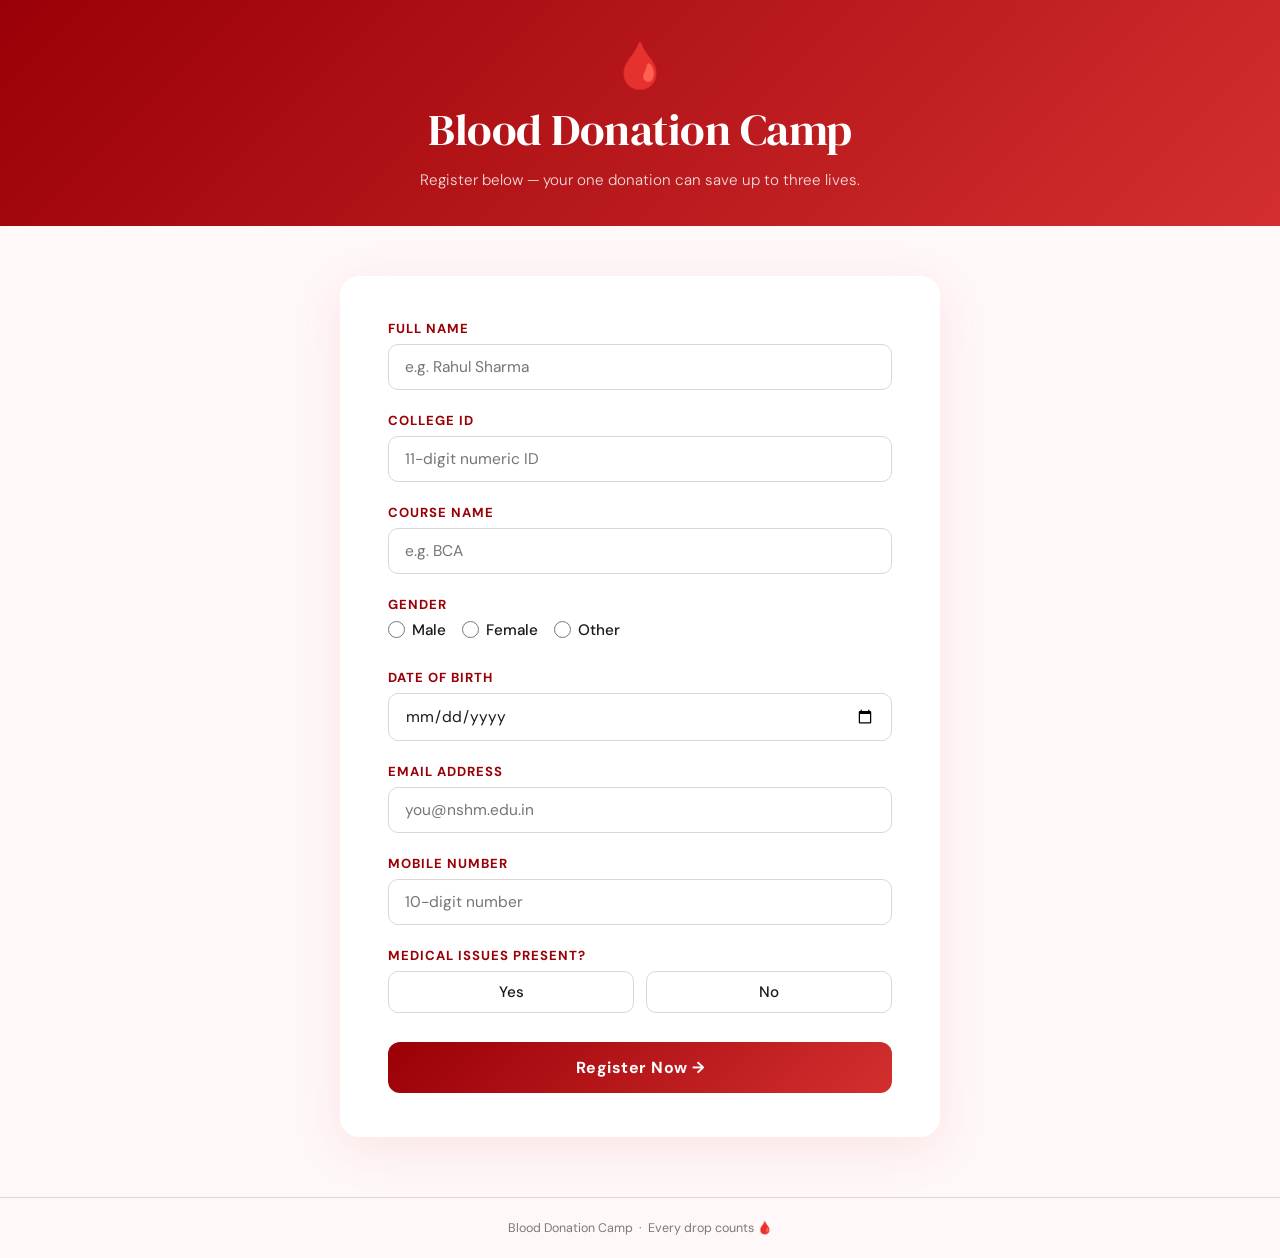
<file: WebTechno/PCA2/BloodDonation/index.html>
<!DOCTYPE html>
<html lang="en">
<head>
  <meta charset="UTF-8"/>
  <meta name="viewport" content="width=device-width, initial-scale=1.0"/>
  <title>Blood Donation Camp – Register</title>
  <link href="https://fonts.googleapis.com/css2?family=DM+Sans:wght@300;400;500;700&family=DM+Serif+Display&display=swap" rel="stylesheet"/>
  <link rel="stylesheet" href="style.css">
    <header>
  <div class="drop">🩸</div>
  <h1>Blood Donation Camp</h1>
  <p>Register below — your one donation can save up to three lives.</p>
</header>


<main id="form-section">
  <div class="card">

    
    <div class="form-group">
      <label for="fullname">Full Name</label>
      <input type="text" id="fullname" maxlength="50" placeholder="e.g. Rahul Sharma"/>
      <p class="err-msg" id="err-fullname">Full name is required (max 50 characters).</p>
    </div>

    
    <div class="form-group">
      <label for="collegeid">College ID</label>
      <input type="text" id="collegeid" maxlength="11" placeholder="11-digit numeric ID"/>
      <p class="err-msg" id="err-collegeid">College ID must be exactly 11 numeric digits.</p>
    </div>

   
    <div class="form-group">
      <label for="course">Course Name</label>
      <input type="text" id="course" placeholder="e.g. BCA"/>
      <p class="err-msg" id="err-course">Please enter your course name.</p>
    </div>

    <div class="form-group">
      <label>Gender</label>
      <div class="radio-group" id="gender-group">
        <label><input type="radio" name="gender" value="Male"> Male</label>
        <label><input type="radio" name="gender" value="Female"> Female</label>
        <label><input type="radio" name="gender" value="Other"> Other</label>
      </div>
      <p class="err-msg" id="err-gender">Please select your gender.</p>
    </div>

   
    <div class="form-group">
      <label for="dob">Date of Birth</label>
      <input type="date" id="dob" max="2008-01-01"/>
      <p class="err-msg" id="err-dob">Date of birth must be on or before 1 January 2008.</p>
    </div>

   
    <div class="form-group">
      <label for="email">Email Address</label>
      <input type="email" id="email" placeholder="you@nshm.edu.in"/>
      <p class="err-msg" id="err-email">Please enter a valid email address.</p>
    </div>

   
    <div class="form-group">
      <label for="mobile">Mobile Number</label>
      <input type="tel" id="mobile" maxlength="10" placeholder="10-digit number"/>
      <p class="err-msg" id="err-mobile">Mobile number must be exactly 10 digits.</p>
    </div>

   
    <div class="form-group">
      <label>Medical Issues Present?</label>
      <div class="yn-group">
        <input type="radio" name="medical" id="med-yes" value="yes"/>
        <label for="med-yes">Yes</label>
        <input type="radio" name="medical" id="med-no" value="no"/>
        <label for="med-no">No</label>
      </div>
      <p class="err-msg" id="err-medical">Please indicate if you have any medical issues.</p>
    </div>

    <button class="btn-submit" onclick="submitForm()">Register Now →</button>
  </div>
</main>


<div id="success-page" style="display:none; flex:1; align-items:center; justify-content:center; padding:60px 20px;">
  <div class="success-card">
    <div class="success-icon">✅</div>
    <h2>You're Registered!</h2>
    <p>Thank you for signing up for the Blood Donation Camp.<br>
       Your contribution matters — we will get in touch with you shortly.</p>
    <span class="tag">Registration Successful</span><br/>
    <button class="btn-back" onclick="goBack()">← Register Another</button>
  </div>
</div>


<footer>Blood Donation Camp &nbsp;·&nbsp; Every drop counts 🩸</footer>
<script src="script.js"></script>
</body>
</html>
</file>
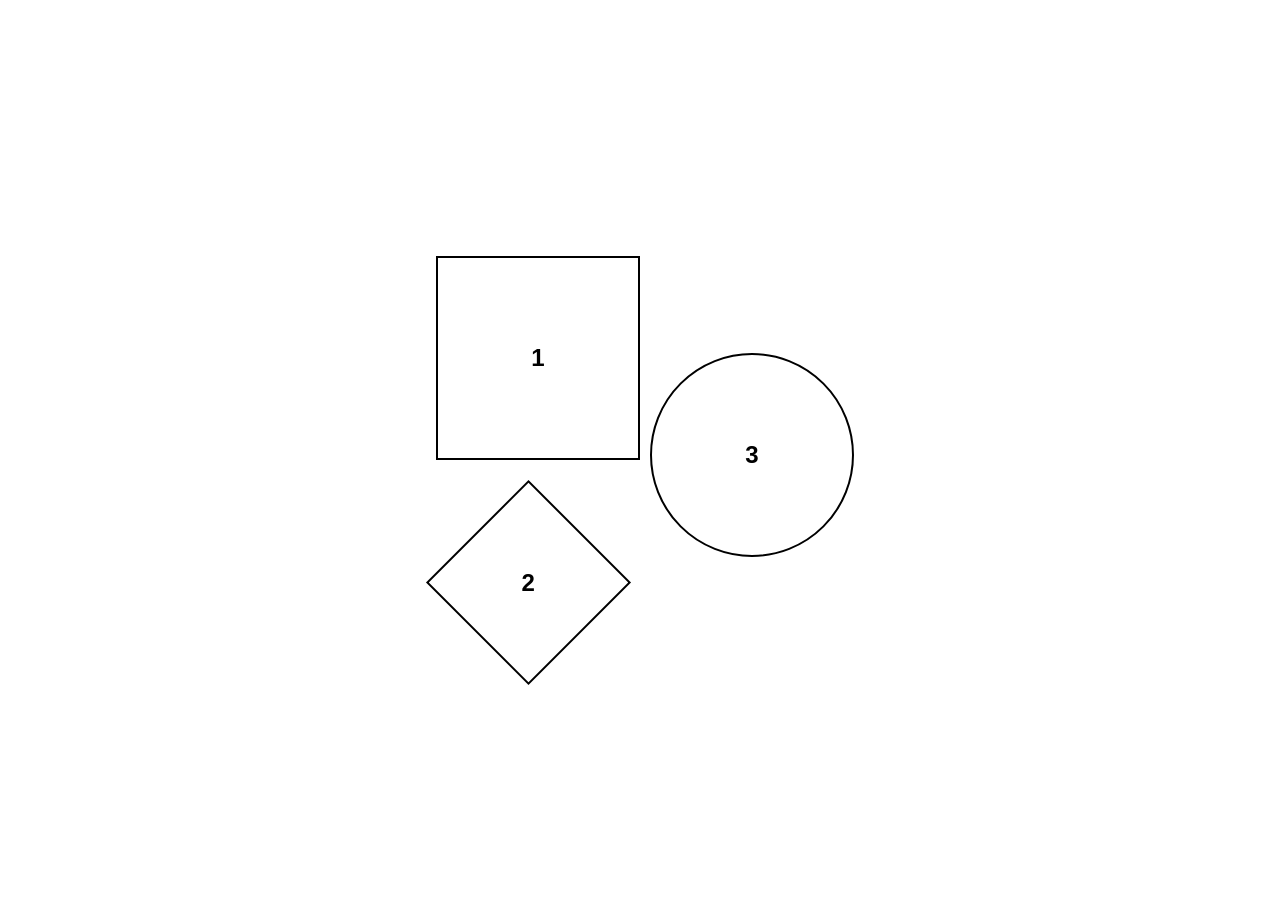
<file: WebTechno/ProjectsPractice/ShapeGame/index.html>
<!doctype html>
<html lang="en">
  <head>
    <meta charset="UTF-8" />
    <meta name="viewport" content="width=device-width, initial-scale=1.0" />
    <title>Shape Game</title>
    <link rel="stylesheet" href="style.css" />
  </head>
  <body>
    <div id="main">
      <div id="box">
        <div id="square" class="shape"><h2>1</h2></div>
        <div id="rhombus" class="shape"><h2>2</h2></div>
      </div>
      <div id="circle" class="shape"><h2>3</h2></div>
    </div>
  </body>
</html>
</file>
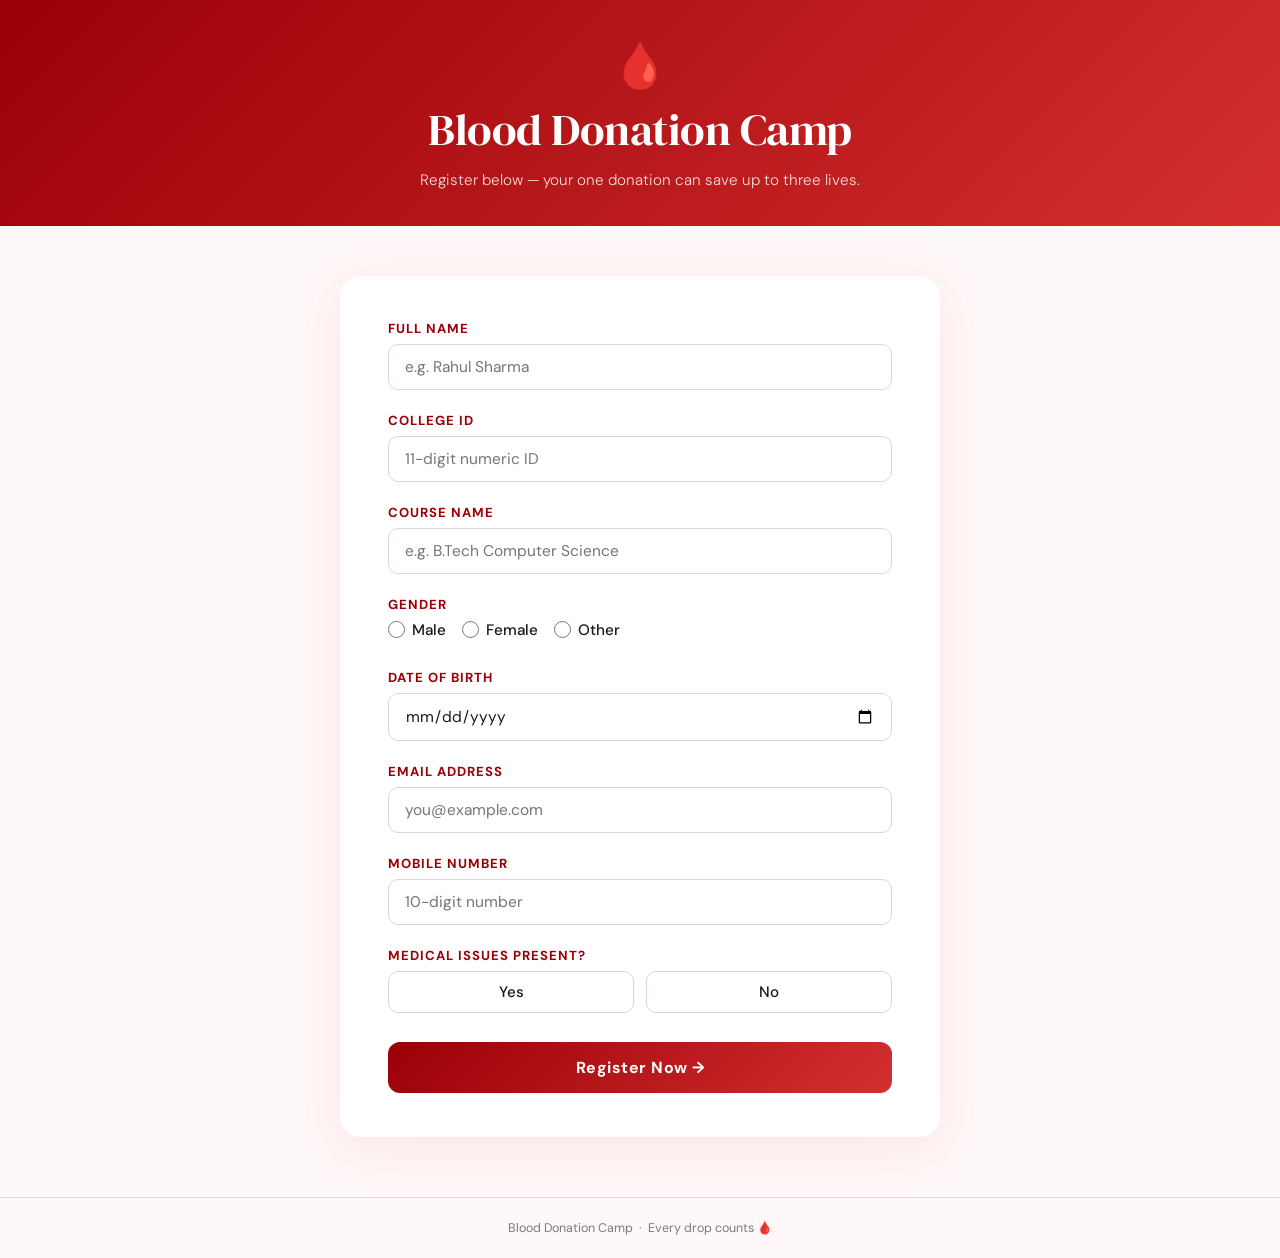
<file: WebTechno/PCA2/blood_donation_form.html>
<!DOCTYPE html>
<html lang="en">
<head>
  <meta charset="UTF-8"/>
  <meta name="viewport" content="width=device-width, initial-scale=1.0"/>
  <title>Blood Donation Camp – Register</title>
  <link href="https://fonts.googleapis.com/css2?family=DM+Sans:wght@300;400;500;700&family=DM+Serif+Display&display=swap" rel="stylesheet"/>
  <style>
    /* ─── VARIABLES ─────────────────────────────────────────── */
    :root {
      --red:      #d32f2f;
      --red-dark: #9a0007;
      --red-soft: #fdecea;
      --bg:       #fff8f8;
      --card:     #ffffff;
      --text:     #1a1a1a;
      --muted:    #7a7a7a;
      --border:   #e0d5d5;
      --green:    #2e7d32;
      --green-bg: #f0faf0;
    }

    /* ─── RESET ─────────────────────────────────────────────── */
    *, *::before, *::after { box-sizing: border-box; margin: 0; padding: 0; }
    body {
      min-height: 100vh;
      background: var(--bg);
      font-family: 'DM Sans', sans-serif;
      color: var(--text);
      display: flex;
      flex-direction: column;
    }

    /* ─── HEADER ─────────────────────────────────────────────── */
    header {
      background: linear-gradient(135deg, var(--red-dark), var(--red));
      color: #fff;
      text-align: center;
      padding: 44px 24px 36px;
    }
    header .drop {
      font-size: 2.8rem;
      line-height: 1;
      margin-bottom: 10px;
    }
    header h1 {
      font-family: 'DM Serif Display', serif;
      font-size: clamp(1.7rem, 5vw, 2.8rem);
      font-weight: 400;
      letter-spacing: -0.5px;
    }
    header p {
      margin-top: 10px;
      font-size: 0.95rem;
      opacity: 0.85;
      font-weight: 300;
    }

    /* ─── MAIN / FORM CARD ───────────────────────────────────── */
    main {
      flex: 1;
      display: flex;
      align-items: flex-start;
      justify-content: center;
      padding: 50px 20px 60px;
    }

    .card {
      background: var(--card);
      border-radius: 20px;
      box-shadow: 0 12px 50px rgba(211,47,47,0.10);
      padding: 44px 48px;
      width: 100%;
      max-width: 600px;
      animation: fadeUp 0.5s ease both;
    }

    @keyframes fadeUp {
      from { opacity: 0; transform: translateY(24px); }
      to   { opacity: 1; transform: translateY(0); }
    }

    /* ─── FORM GROUPS ────────────────────────────────────────── */
    .form-group {
      margin-bottom: 22px;
    }

    label {
      display: block;
      font-size: 0.82rem;
      font-weight: 700;
      letter-spacing: 1px;
      text-transform: uppercase;
      color: var(--red-dark);
      margin-bottom: 7px;
    }

    input[type="text"],
    input[type="email"],
    input[type="tel"],
    input[type="date"],
    select {
      width: 100%;
      padding: 12px 16px;
      border: 1.5px solid var(--border);
      border-radius: 10px;
      font-family: 'DM Sans', sans-serif;
      font-size: 0.97rem;
      color: var(--text);
      background: #fff;
      outline: none;
      transition: border-color 0.2s, box-shadow 0.2s;
    }

    input:focus, select:focus {
      border-color: var(--red);
      box-shadow: 0 0 0 3px rgba(211,47,47,0.12);
    }

    /* error state */
    input.error, select.error {
      border-color: #e53935;
      background: #fff5f5;
    }

    .err-msg {
      font-size: 0.78rem;
      color: #c62828;
      margin-top: 5px;
      display: none;
    }
    .err-msg.show { display: block; }

    /* ─── RADIO BUTTONS (Gender) ─────────────────────────────── */
    .radio-group {
      display: flex;
      gap: 16px;
      flex-wrap: wrap;
    }

    .radio-group label {
      text-transform: none;
      letter-spacing: 0;
      font-size: 0.95rem;
      font-weight: 500;
      color: var(--text);
      display: flex;
      align-items: center;
      gap: 7px;
      cursor: pointer;
    }

    .radio-group input[type="radio"] {
      accent-color: var(--red);
      width: 17px; height: 17px;
      cursor: pointer;
    }

    /* ─── MEDICAL ISSUES (Yes/No) ────────────────────────────── */
    .yn-group { display: flex; gap: 12px; }

    .yn-group label {
      flex: 1;
      text-align: center;
      padding: 10px;
      border: 1.5px solid var(--border);
      border-radius: 10px;
      cursor: pointer;
      font-size: 0.95rem;
      font-weight: 500;
      text-transform: none;
      letter-spacing: 0;
      color: var(--text);
      transition: border-color 0.2s, background 0.2s;
    }

    .yn-group input[type="radio"] { display: none; }

    .yn-group input[type="radio"]:checked + label {
      background: var(--red-soft);
      border-color: var(--red);
      color: var(--red-dark);
      font-weight: 700;
    }

    /* ─── SUBMIT BUTTON ──────────────────────────────────────── */
    .btn-submit {
      display: block;
      width: 100%;
      padding: 15px;
      background: linear-gradient(135deg, var(--red-dark), var(--red));
      color: #fff;
      border: none;
      border-radius: 12px;
      font-family: 'DM Sans', sans-serif;
      font-size: 1rem;
      font-weight: 700;
      letter-spacing: 0.5px;
      cursor: pointer;
      margin-top: 10px;
      transition: transform 0.15s, box-shadow 0.15s;
    }
    .btn-submit:hover {
      transform: translateY(-2px);
      box-shadow: 0 8px 24px rgba(211,47,47,0.35);
    }
    .btn-submit:active { transform: translateY(0); }

    /* ─── SUCCESS PAGE ───────────────────────────────────────── */
    #success-page {
      display: none;
      flex: 1;
      align-items: center;
      justify-content: center;
      padding: 60px 20px;
    }

    .success-card {
      background: var(--card);
      border-radius: 20px;
      padding: 56px 48px;
      text-align: center;
      max-width: 500px;
      width: 100%;
      box-shadow: 0 12px 50px rgba(46,125,50,0.12);
      animation: fadeUp 0.5s ease both;
    }

    .success-icon { font-size: 4rem; margin-bottom: 18px; }

    .success-card h2 {
      font-family: 'DM Serif Display', serif;
      font-size: 2rem;
      color: var(--green);
      margin-bottom: 12px;
    }

    .success-card p {
      color: var(--muted);
      font-size: 1rem;
      line-height: 1.6;
      margin-bottom: 28px;
    }

    .success-card .tag {
      display: inline-block;
      background: var(--green-bg);
      color: var(--green);
      border: 1px solid #a5d6a7;
      border-radius: 30px;
      padding: 6px 18px;
      font-size: 0.82rem;
      font-weight: 700;
      letter-spacing: 1px;
      text-transform: uppercase;
    }

    .btn-back {
      display: inline-block;
      margin-top: 28px;
      padding: 12px 28px;
      border: 1.5px solid var(--red);
      color: var(--red);
      border-radius: 10px;
      font-family: 'DM Sans', sans-serif;
      font-size: 0.9rem;
      font-weight: 600;
      cursor: pointer;
      background: none;
      transition: background 0.2s, color 0.2s;
    }
    .btn-back:hover { background: var(--red); color: #fff; }

    /* ─── FOOTER ─────────────────────────────────────────────── */
    footer {
      text-align: center;
      padding: 22px;
      font-size: 0.78rem;
      color: var(--muted);
      border-top: 1px solid var(--border);
    }
  </style>
</head>
<body>

<!-- ══════════ HEADER ══════════ -->
<header>
  <div class="drop">🩸</div>
  <h1>Blood Donation Camp</h1>
  <p>Register below — your one donation can save up to three lives.</p>
</header>

<!-- ══════════ REGISTRATION FORM ══════════ -->
<main id="form-section">
  <div class="card">

    <!-- Full Name -->
    <div class="form-group">
      <label for="fullname">Full Name</label>
      <input type="text" id="fullname" maxlength="50" placeholder="e.g. Rahul Sharma"/>
      <p class="err-msg" id="err-fullname">Full name is required (max 50 characters).</p>
    </div>

    <!-- College ID -->
    <div class="form-group">
      <label for="collegeid">College ID</label>
      <input type="text" id="collegeid" maxlength="11" placeholder="11-digit numeric ID"/>
      <p class="err-msg" id="err-collegeid">College ID must be exactly 11 numeric digits.</p>
    </div>

    <!-- Course Name -->
    <div class="form-group">
      <label for="course">Course Name</label>
      <input type="text" id="course" placeholder="e.g. B.Tech Computer Science"/>
      <p class="err-msg" id="err-course">Please enter your course name.</p>
    </div>

    <!-- Gender (radio) -->
    <div class="form-group">
      <label>Gender</label>
      <div class="radio-group" id="gender-group">
        <label><input type="radio" name="gender" value="Male"> Male</label>
        <label><input type="radio" name="gender" value="Female"> Female</label>
        <label><input type="radio" name="gender" value="Other"> Other</label>
      </div>
      <p class="err-msg" id="err-gender">Please select your gender.</p>
    </div>

    <!-- Date of Birth -->
    <div class="form-group">
      <label for="dob">Date of Birth</label>
      <input type="date" id="dob" max="2008-01-01"/>
      <p class="err-msg" id="err-dob">Date of birth must be on or before 1 January 2008.</p>
    </div>

    <!-- Email -->
    <div class="form-group">
      <label for="email">Email Address</label>
      <input type="email" id="email" placeholder="you@example.com"/>
      <p class="err-msg" id="err-email">Please enter a valid email address.</p>
    </div>

    <!-- Mobile -->
    <div class="form-group">
      <label for="mobile">Mobile Number</label>
      <input type="tel" id="mobile" maxlength="10" placeholder="10-digit number"/>
      <p class="err-msg" id="err-mobile">Mobile number must be exactly 10 digits.</p>
    </div>

    <!-- Medical Issues -->
    <div class="form-group">
      <label>Medical Issues Present?</label>
      <div class="yn-group">
        <input type="radio" name="medical" id="med-yes" value="yes"/>
        <label for="med-yes">Yes</label>
        <input type="radio" name="medical" id="med-no" value="no"/>
        <label for="med-no">No</label>
      </div>
      <p class="err-msg" id="err-medical">Please indicate if you have any medical issues.</p>
    </div>

    <button class="btn-submit" onclick="submitForm()">Register Now →</button>
  </div>
</main>

<!-- ══════════ SUCCESS PAGE ══════════ -->
<div id="success-page" style="display:none; flex:1; align-items:center; justify-content:center; padding:60px 20px;">
  <div class="success-card">
    <div class="success-icon">✅</div>
    <h2>You're Registered!</h2>
    <p>Thank you for signing up for the Blood Donation Camp.<br>
       Your contribution matters — we will get in touch with you shortly.</p>
    <span class="tag">Registration Successful</span><br/>
    <button class="btn-back" onclick="goBack()">← Register Another</button>
  </div>
</div>

<!-- ══════════ FOOTER ══════════ -->
<footer>Blood Donation Camp &nbsp;·&nbsp; Every drop counts 🩸</footer>

<!-- ══════════ JAVASCRIPT VALIDATION ══════════ -->
<script>
  /* ── Helper: show / hide error ── */
  function setError(id, show) {
    const input = document.getElementById(id);
    const msg   = document.getElementById('err-' + id);
    if (input)  input.classList.toggle('error', show);
    if (msg)    msg.classList.toggle('show', show);
    return !show;   // returns true = valid
  }

  /* ── Main validation function ── */
  function submitForm() {
    let valid = true;

    /* 1. Full Name — required, max 50 chars */
    const name = document.getElementById('fullname').value.trim();
    valid &= setError('fullname', name === '' || name.length > 50);

    /* 2. College ID — exactly 11 numeric digits */
    const cid  = document.getElementById('collegeid').value.trim();
    valid &= setError('collegeid', !/^\d{11}$/.test(cid));

    /* 3. Course Name — required */
    const course = document.getElementById('course').value.trim();
    valid &= setError('course', course === '');

    /* 4. Gender — a radio must be selected */
    const gender = document.querySelector('input[name="gender"]:checked');
    const genderEl = document.getElementById('gender-group');
    const errGender = document.getElementById('err-gender');
    if (!gender) {
      errGender.classList.add('show');
      valid = false;
    } else {
      errGender.classList.remove('show');
    }

    /* 5. Date of Birth — must be ≤ 1 Jan 2008 */
    const dob  = document.getElementById('dob').value;
    const dobOk = dob !== '' && new Date(dob) <= new Date('2008-01-01');
    valid &= setError('dob', !dobOk);

    /* 6. Email — basic format check */
    const email = document.getElementById('email').value.trim();
    valid &= setError('email', !/^[^\s@]+@[^\s@]+\.[^\s@]+$/.test(email));

    /* 7. Mobile — exactly 10 digits */
    const mob  = document.getElementById('mobile').value.trim();
    valid &= setError('mobile', !/^\d{10}$/.test(mob));

    /* 8. Medical Issues — yes or no must be chosen */
    const medical = document.querySelector('input[name="medical"]:checked');
    valid &= setError('medical', !medical);

    /* If all valid → show success page */
    if (valid) showSuccess();
  }

  /* ── Show success ── */
  function showSuccess() {
    document.getElementById('form-section').style.display = 'none';
    const sp = document.getElementById('success-page');
    sp.style.display = 'flex';
  }

  /* ── Go back & reset ── */
  function goBack() {
    document.getElementById('success-page').style.display = 'none';
    document.getElementById('form-section').style.display = 'flex';

    /* clear all inputs */
    document.querySelectorAll('input[type="text"], input[type="email"], input[type="tel"], input[type="date"]')
      .forEach(el => el.value = '');
    document.querySelectorAll('input[type="radio"]')
      .forEach(el => el.checked = false);
    document.querySelectorAll('.error').forEach(el => el.classList.remove('error'));
    document.querySelectorAll('.err-msg.show').forEach(el => el.classList.remove('show'));
  }
</script>

</body>
</html>
</file>
<file: WebTechno/PCA2/BloodDonation/style.css>
:root {
  --red: #d32f2f;
  --red-dark: #9a0007;
  --red-soft: #fdecea;
  --bg: #fff8f8;
  --card: #ffffff;
  --text: #1a1a1a;
  --muted: #7a7a7a;
  --border: #e0d5d5;
  --green: #2e7d32;
  --green-bg: #f0faf0;
}

*,
*::before,
*::after {
  box-sizing: border-box;
  margin: 0;
  padding: 0;
}
body {
  min-height: 100vh;
  background: var(--bg);
  font-family: "DM Sans", sans-serif;
  color: var(--text);
  display: flex;
  flex-direction: column;
}

header {
  background: linear-gradient(135deg, var(--red-dark), var(--red));
  color: #fff;
  text-align: center;
  padding: 44px 24px 36px;
}
header .drop {
  font-size: 2.8rem;
  line-height: 1;
  margin-bottom: 10px;
}
header h1 {
  font-family: "DM Serif Display", serif;
  font-size: clamp(1.7rem, 5vw, 2.8rem);
  font-weight: 400;
  letter-spacing: -0.5px;
}
header p {
  margin-top: 10px;
  font-size: 0.95rem;
  opacity: 0.85;
  font-weight: 300;
}

main {
  flex: 1;
  display: flex;
  align-items: flex-start;
  justify-content: center;
  padding: 50px 20px 60px;
}

.card {
  background: var(--card);
  border-radius: 20px;
  box-shadow: 0 12px 50px rgba(211, 47, 47, 0.1);
  padding: 44px 48px;
  width: 100%;
  max-width: 600px;
  animation: fadeUp 0.5s ease both;
}

@keyframes fadeUp {
  from {
    opacity: 0;
    transform: translateY(24px);
  }
  to {
    opacity: 1;
    transform: translateY(0);
  }
}

.form-group {
  margin-bottom: 22px;
}

label {
  display: block;
  font-size: 0.82rem;
  font-weight: 700;
  letter-spacing: 1px;
  text-transform: uppercase;
  color: var(--red-dark);
  margin-bottom: 7px;
}

input[type="text"],
input[type="email"],
input[type="tel"],
input[type="date"],
select {
  width: 100%;
  padding: 12px 16px;
  border: 1.5px solid var(--border);
  border-radius: 10px;
  font-family: "DM Sans", sans-serif;
  font-size: 0.97rem;
  color: var(--text);
  background: #fff;
  outline: none;
  transition:
    border-color 0.2s,
    box-shadow 0.2s;
}

input:focus,
select:focus {
  border-color: var(--red);
  box-shadow: 0 0 0 3px rgba(211, 47, 47, 0.12);
}

/* error state */
input.error,
select.error {
  border-color: #e53935;
  background: #fff5f5;
}

.err-msg {
  font-size: 0.78rem;
  color: #c62828;
  margin-top: 5px;
  display: none;
}
.err-msg.show {
  display: block;
}

.radio-group {
  display: flex;
  gap: 16px;
  flex-wrap: wrap;
}

.radio-group label {
  text-transform: none;
  letter-spacing: 0;
  font-size: 0.95rem;
  font-weight: 500;
  color: var(--text);
  display: flex;
  align-items: center;
  gap: 7px;
  cursor: pointer;
}

.radio-group input[type="radio"] {
  accent-color: var(--red);
  width: 17px;
  height: 17px;
  cursor: pointer;
}

.yn-group {
  display: flex;
  gap: 12px;
}

.yn-group label {
  flex: 1;
  text-align: center;
  padding: 10px;
  border: 1.5px solid var(--border);
  border-radius: 10px;
  cursor: pointer;
  font-size: 0.95rem;
  font-weight: 500;
  text-transform: none;
  letter-spacing: 0;
  color: var(--text);
  transition:
    border-color 0.2s,
    background 0.2s;
}

.yn-group input[type="radio"] {
  display: none;
}

.yn-group input[type="radio"]:checked + label {
  background: var(--red-soft);
  border-color: var(--red);
  color: var(--red-dark);
  font-weight: 700;
}

.btn-submit {
  display: block;
  width: 100%;
  padding: 15px;
  background: linear-gradient(135deg, var(--red-dark), var(--red));
  color: #fff;
  border: none;
  border-radius: 12px;
  font-family: "DM Sans", sans-serif;
  font-size: 1rem;
  font-weight: 700;
  letter-spacing: 0.5px;
  cursor: pointer;
  margin-top: 10px;
  transition:
    transform 0.15s,
    box-shadow 0.15s;
}
.btn-submit:hover {
  transform: translateY(-2px);
  box-shadow: 0 8px 24px rgba(211, 47, 47, 0.35);
}
.btn-submit:active {
  transform: translateY(0);
}

#success-page {
  display: none;
  flex: 1;
  align-items: center;
  justify-content: center;
  padding: 60px 20px;
}

.success-card {
  background: var(--card);
  border-radius: 20px;
  padding: 56px 48px;
  text-align: center;
  max-width: 500px;
  width: 100%;
  box-shadow: 0 12px 50px rgba(46, 125, 50, 0.12);
  animation: fadeUp 0.5s ease both;
}

.success-icon {
  font-size: 4rem;
  margin-bottom: 18px;
}

.success-card h2 {
  font-family: "DM Serif Display", serif;
  font-size: 2rem;
  color: var(--green);
  margin-bottom: 12px;
}

.success-card p {
  color: var(--muted);
  font-size: 1rem;
  line-height: 1.6;
  margin-bottom: 28px;
}

.success-card .tag {
  display: inline-block;
  background: var(--green-bg);
  color: var(--green);
  border: 1px solid #a5d6a7;
  border-radius: 30px;
  padding: 6px 18px;
  font-size: 0.82rem;
  font-weight: 700;
  letter-spacing: 1px;
  text-transform: uppercase;
}

.btn-back {
  display: inline-block;
  margin-top: 28px;
  padding: 12px 28px;
  border: 1.5px solid var(--red);
  color: var(--red);
  border-radius: 10px;
  font-family: "DM Sans", sans-serif;
  font-size: 0.9rem;
  font-weight: 600;
  cursor: pointer;
  background: none;
  transition:
    background 0.2s,
    color 0.2s;
}
.btn-back:hover {
  background: var(--red);
  color: #fff;
}

footer {
  text-align: center;
  padding: 22px;
  font-size: 0.78rem;
  color: var(--muted);
  border-top: 1px solid var(--border);
}
</file>
<file: WebTechno/ProjectsPractice/ShapeGame/style.css>
* {
  margin: 0%;
  padding: 0%;
}

html,
body {
  width: 100%;
  height: 100%;
}

#main {
  width: 100%;
  height: 100%;
  display: flex;
  /* background-color: salmon; */
  align-items: center;
  justify-content: center;
  font-family: "Gill Sans", "Gill Sans MT", Calibri, "Trebuchet MS", sans-serif;
}
.shape {
  margin-left: 10px;
  margin-top: 10px;
  width: 200px;
  height: 200px;
  border: 2px solid;
  display: flex;
  align-items: center;
  justify-content: center;
}

#rhombus:hover {
  background-color: red;
}
#square:hover {
  background-color: rgb(37, 138, 21);
}
#circle:hover {
  background-color: rgb(13, 0, 255);
}

#rhombus {
  translate: 20px;
  width: 141px;
  height: 141px;
  rotate: 45deg;
  margin-top: 50px;
}

#rhombus h2 {
  rotate: -45deg;
}

#circle {
  border-radius: 50%;
}
</file>
